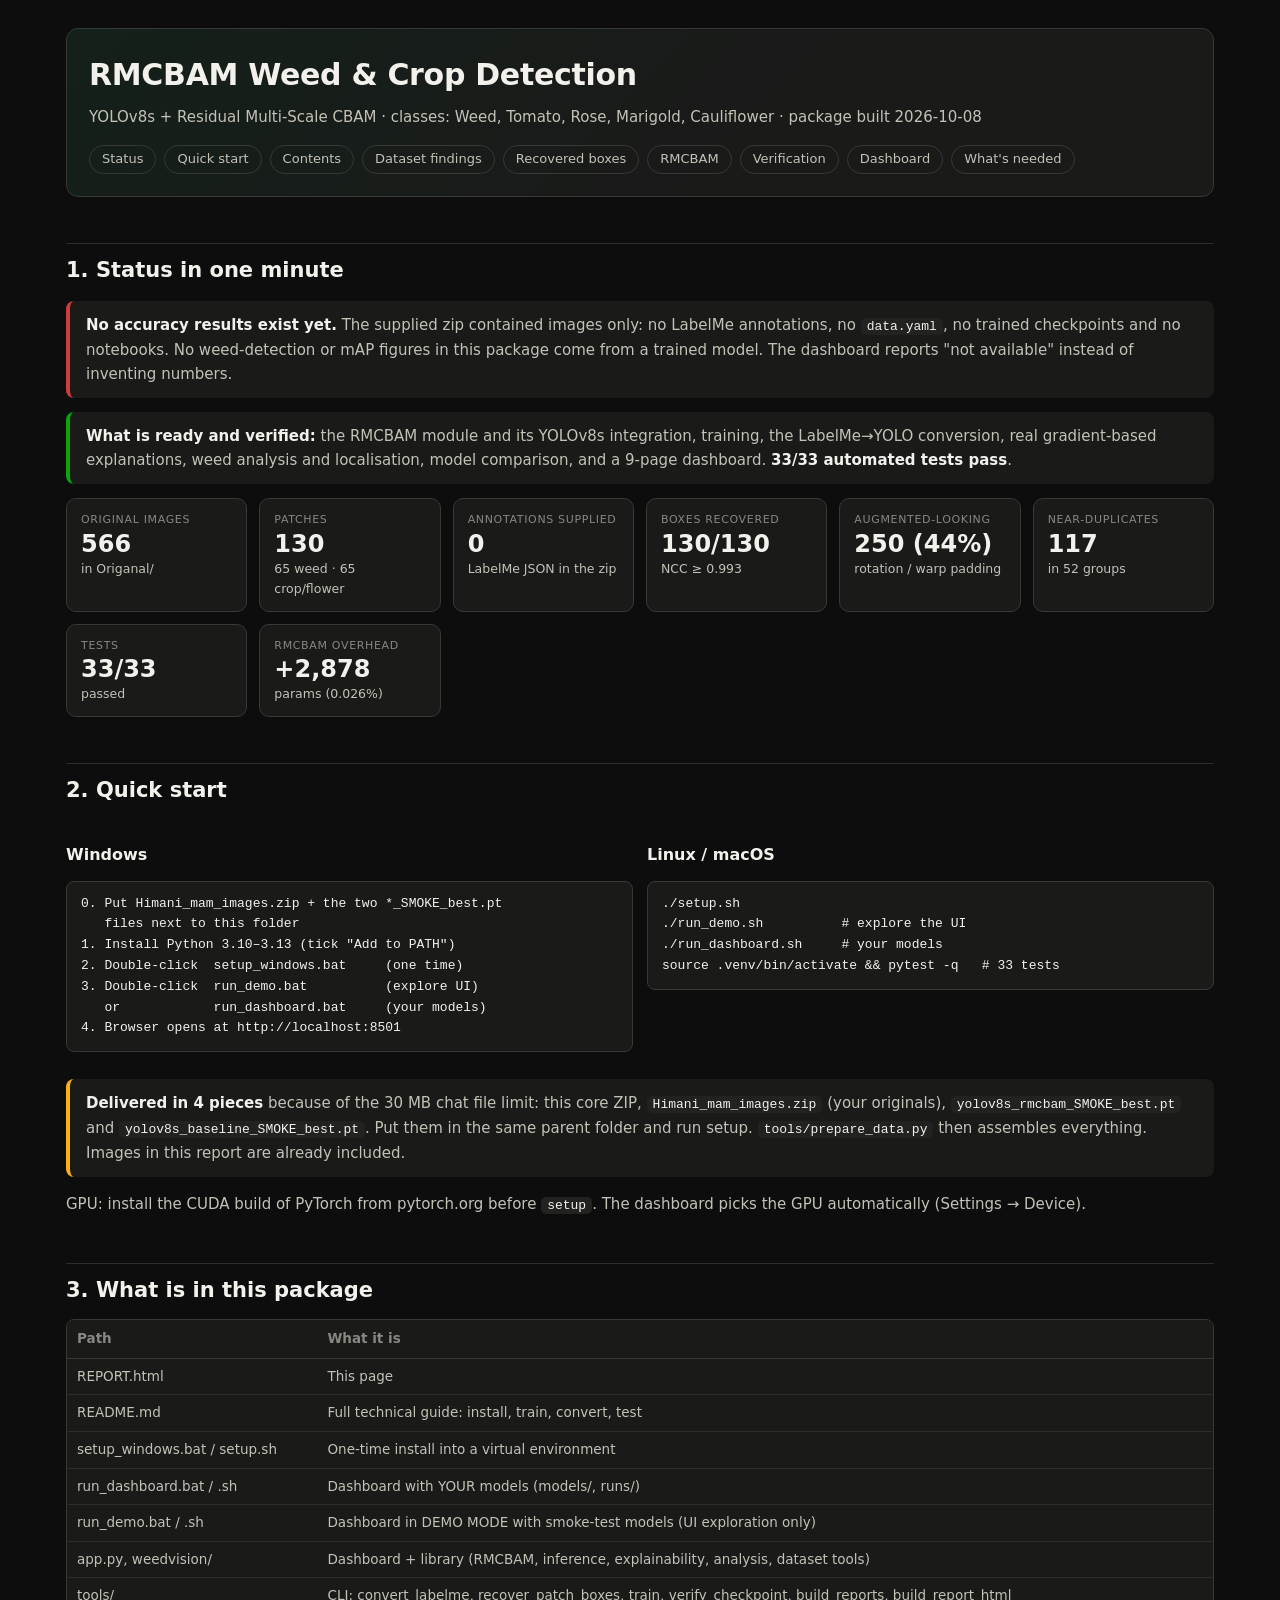
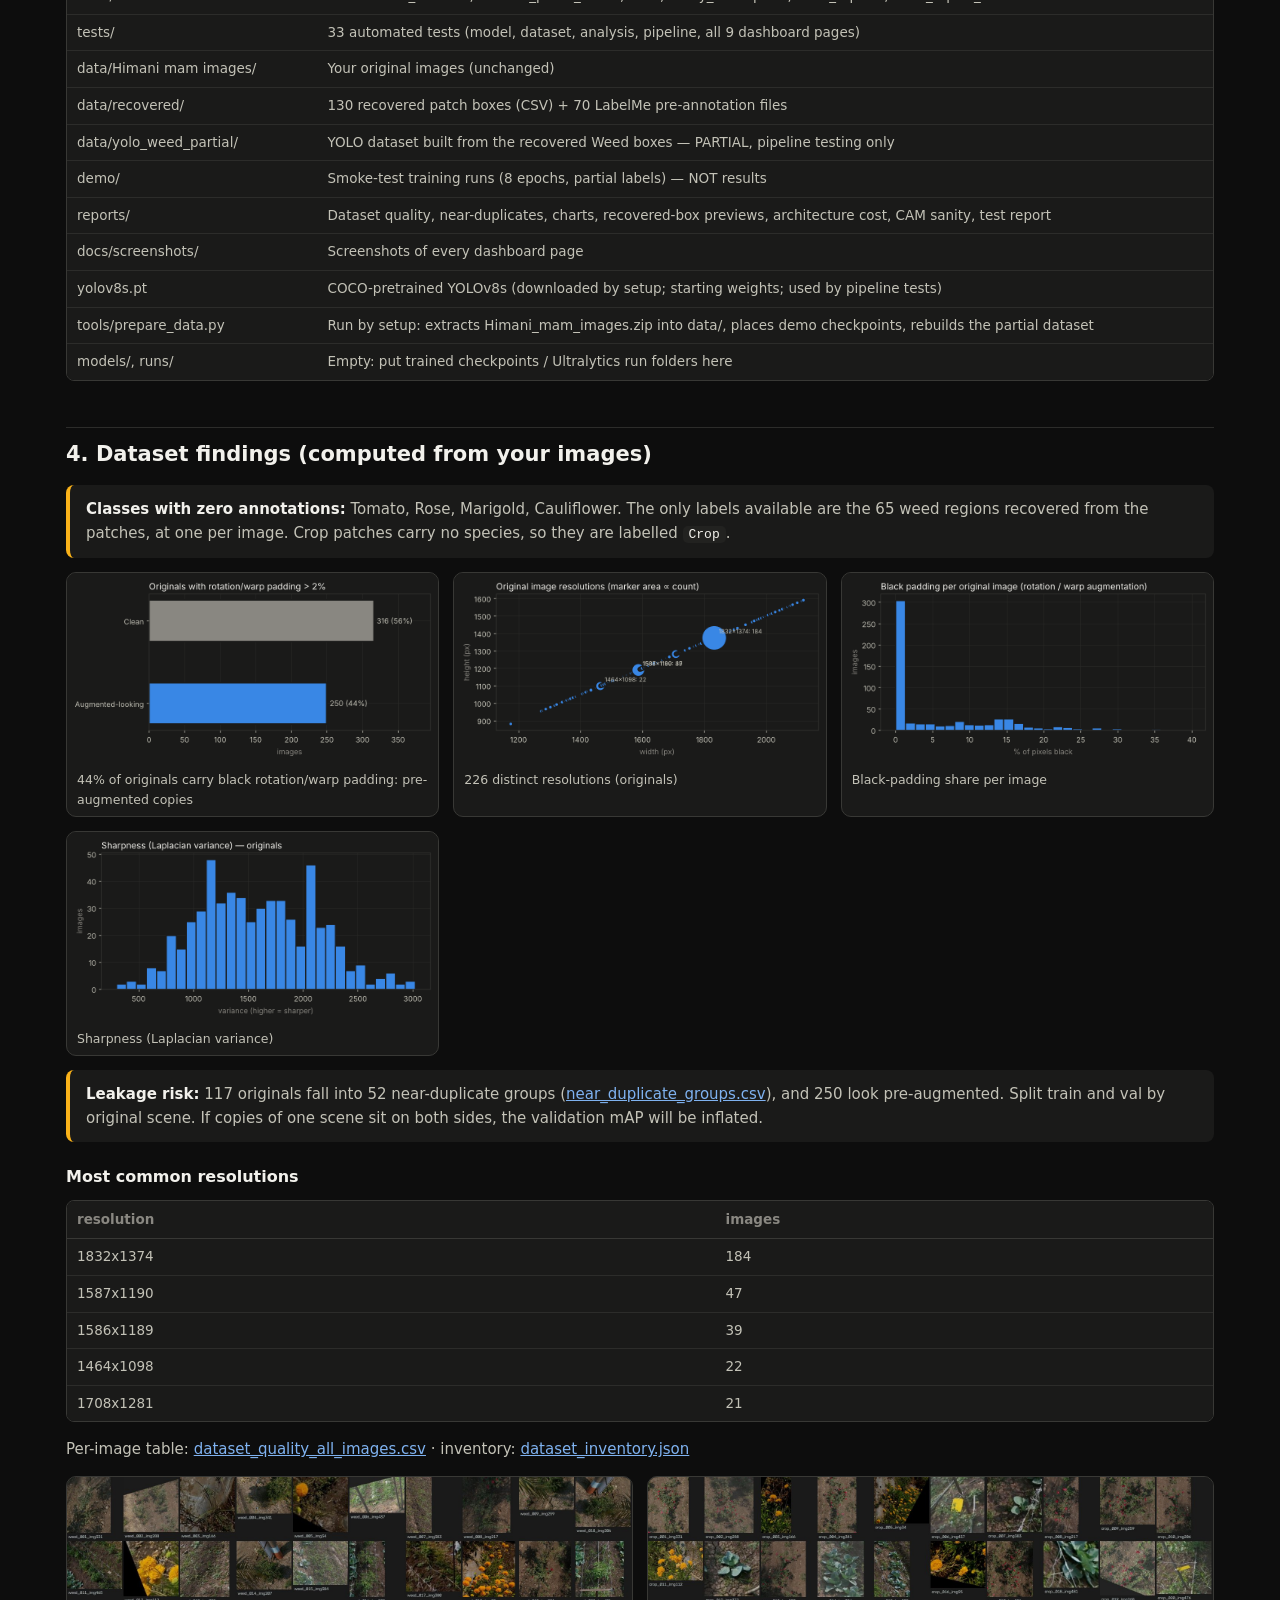
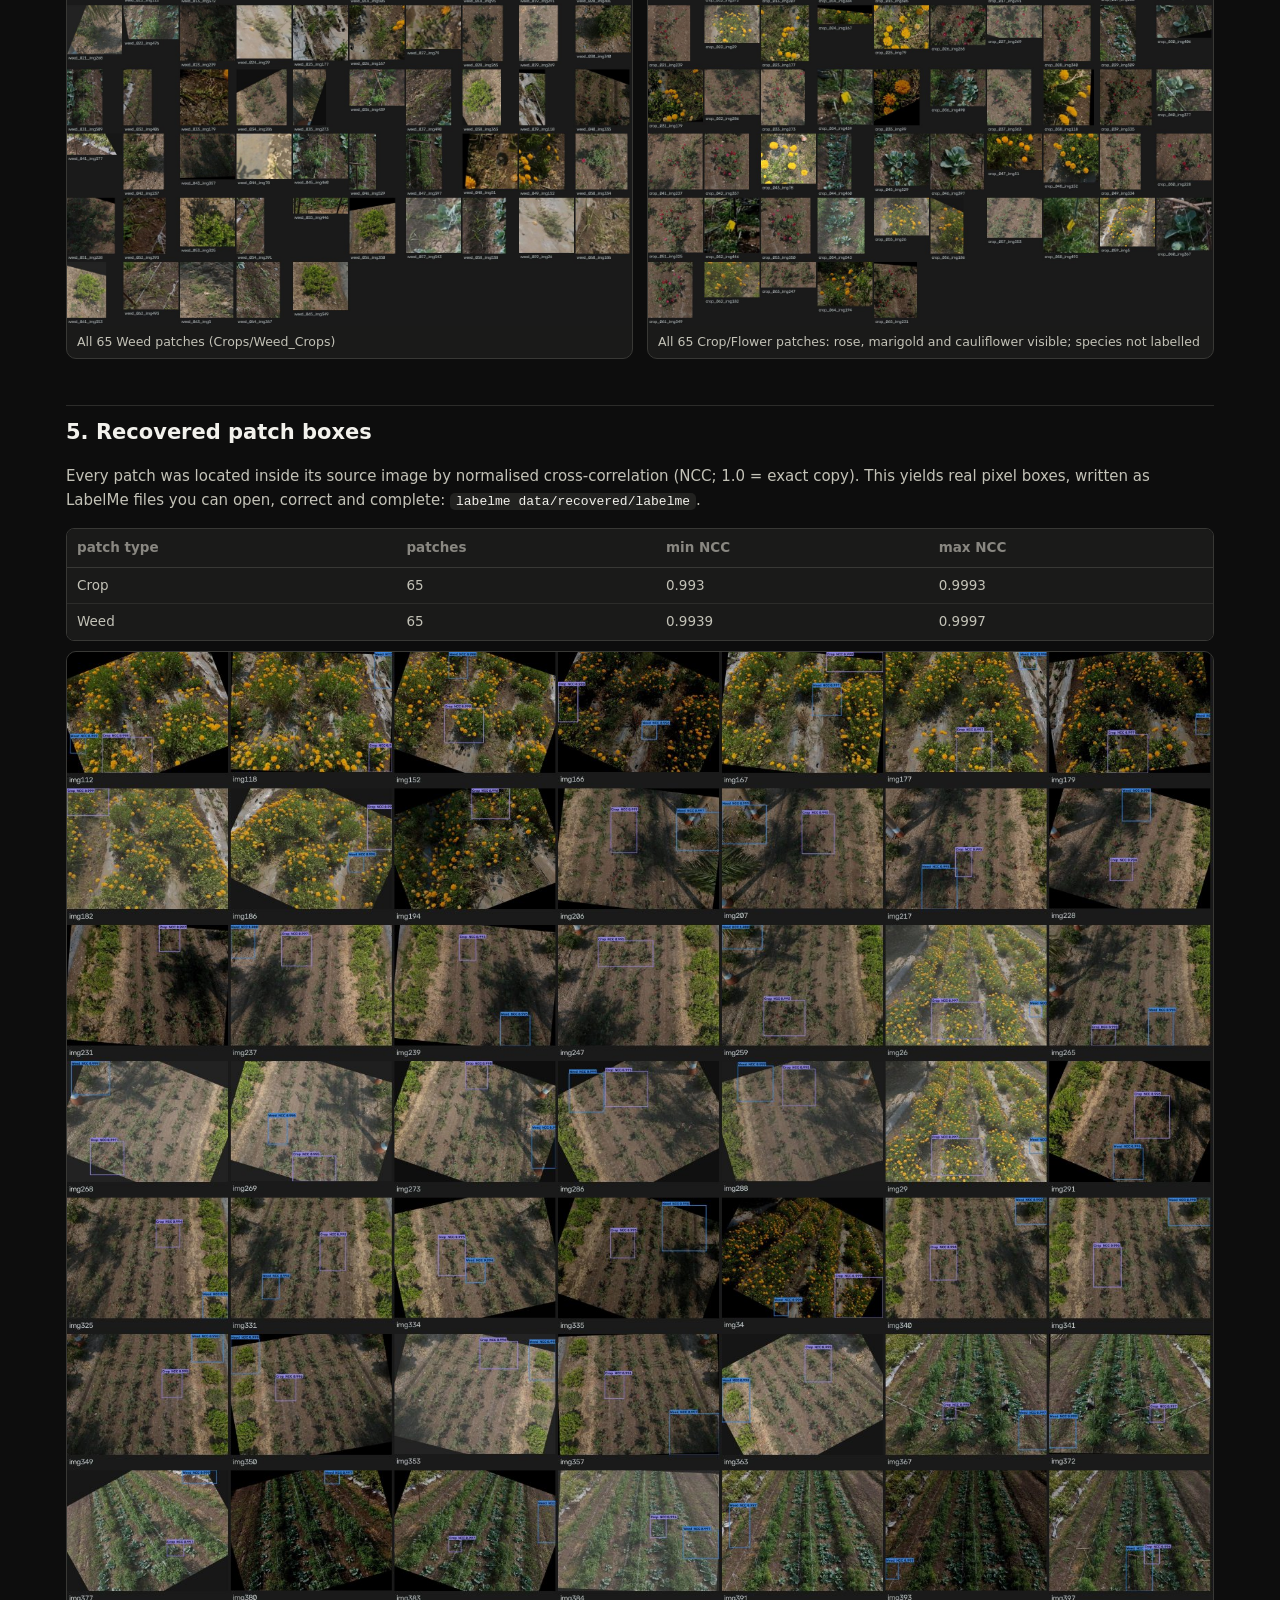
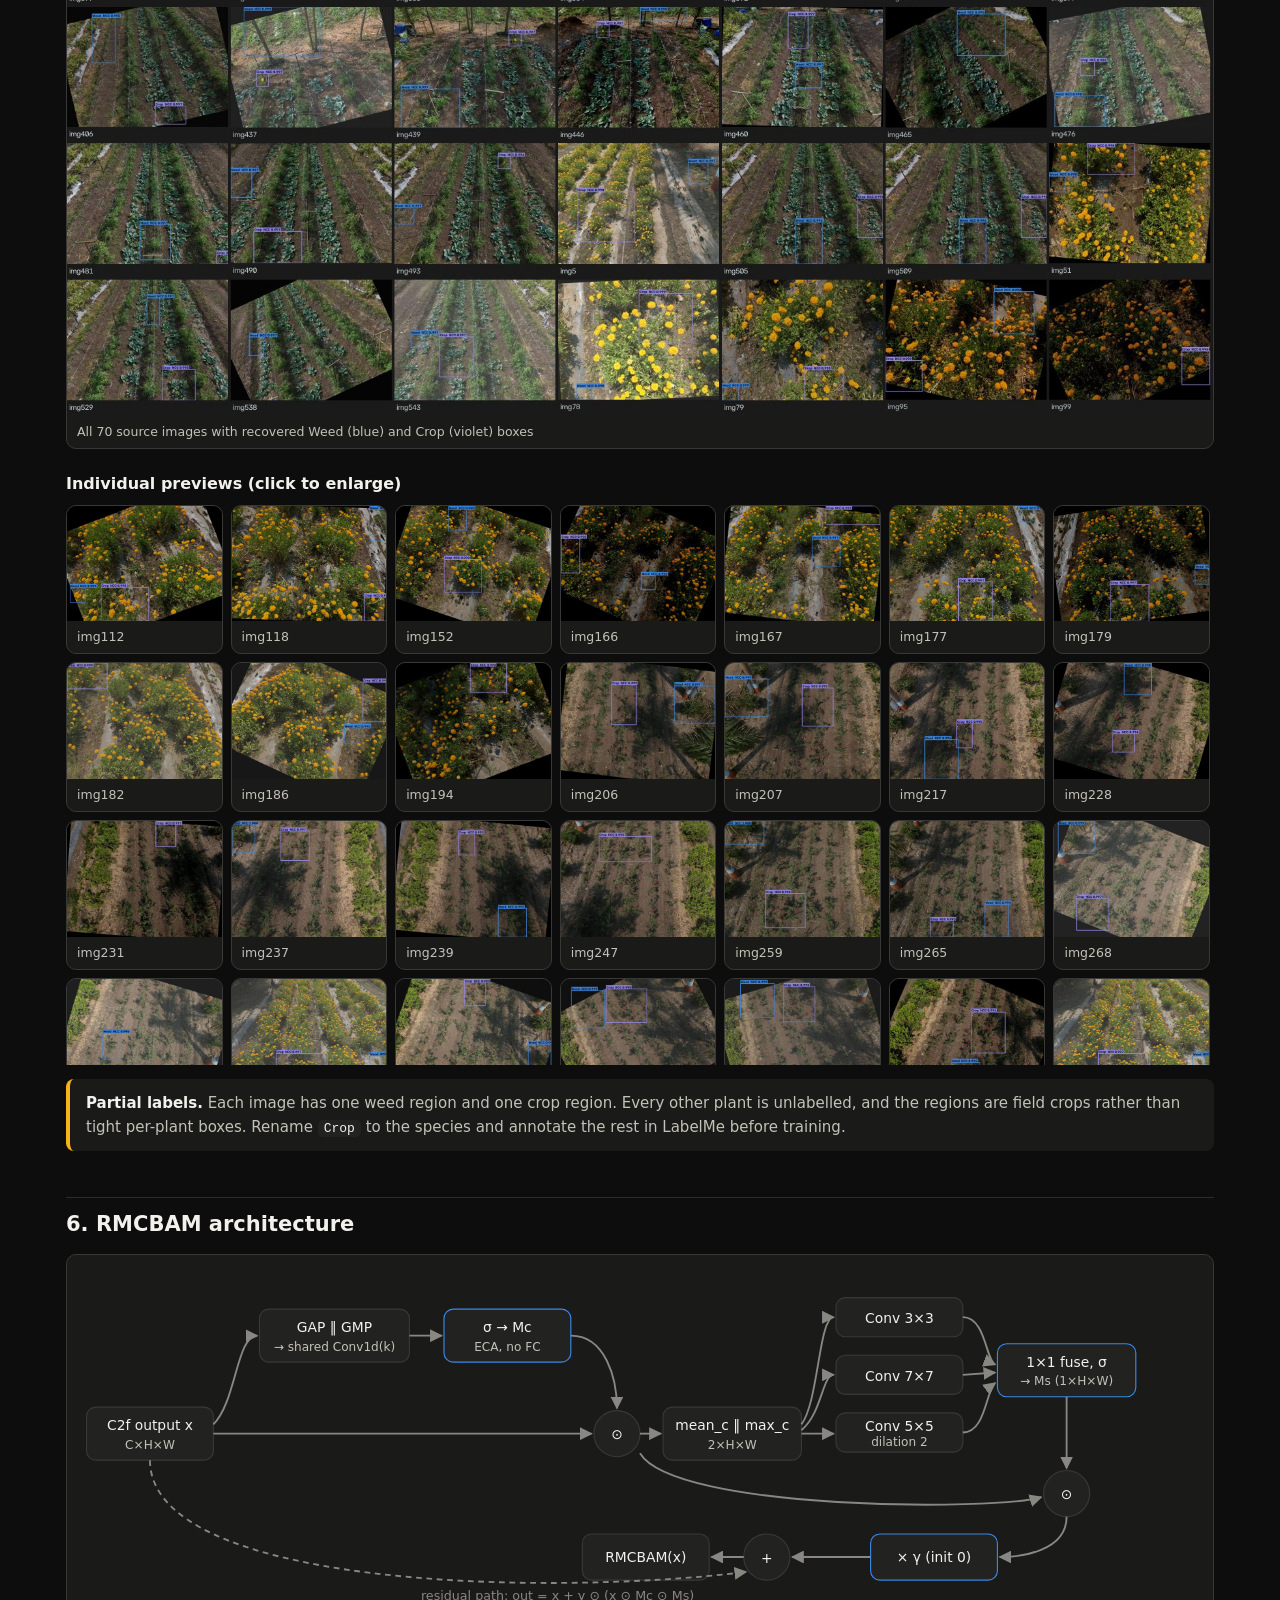
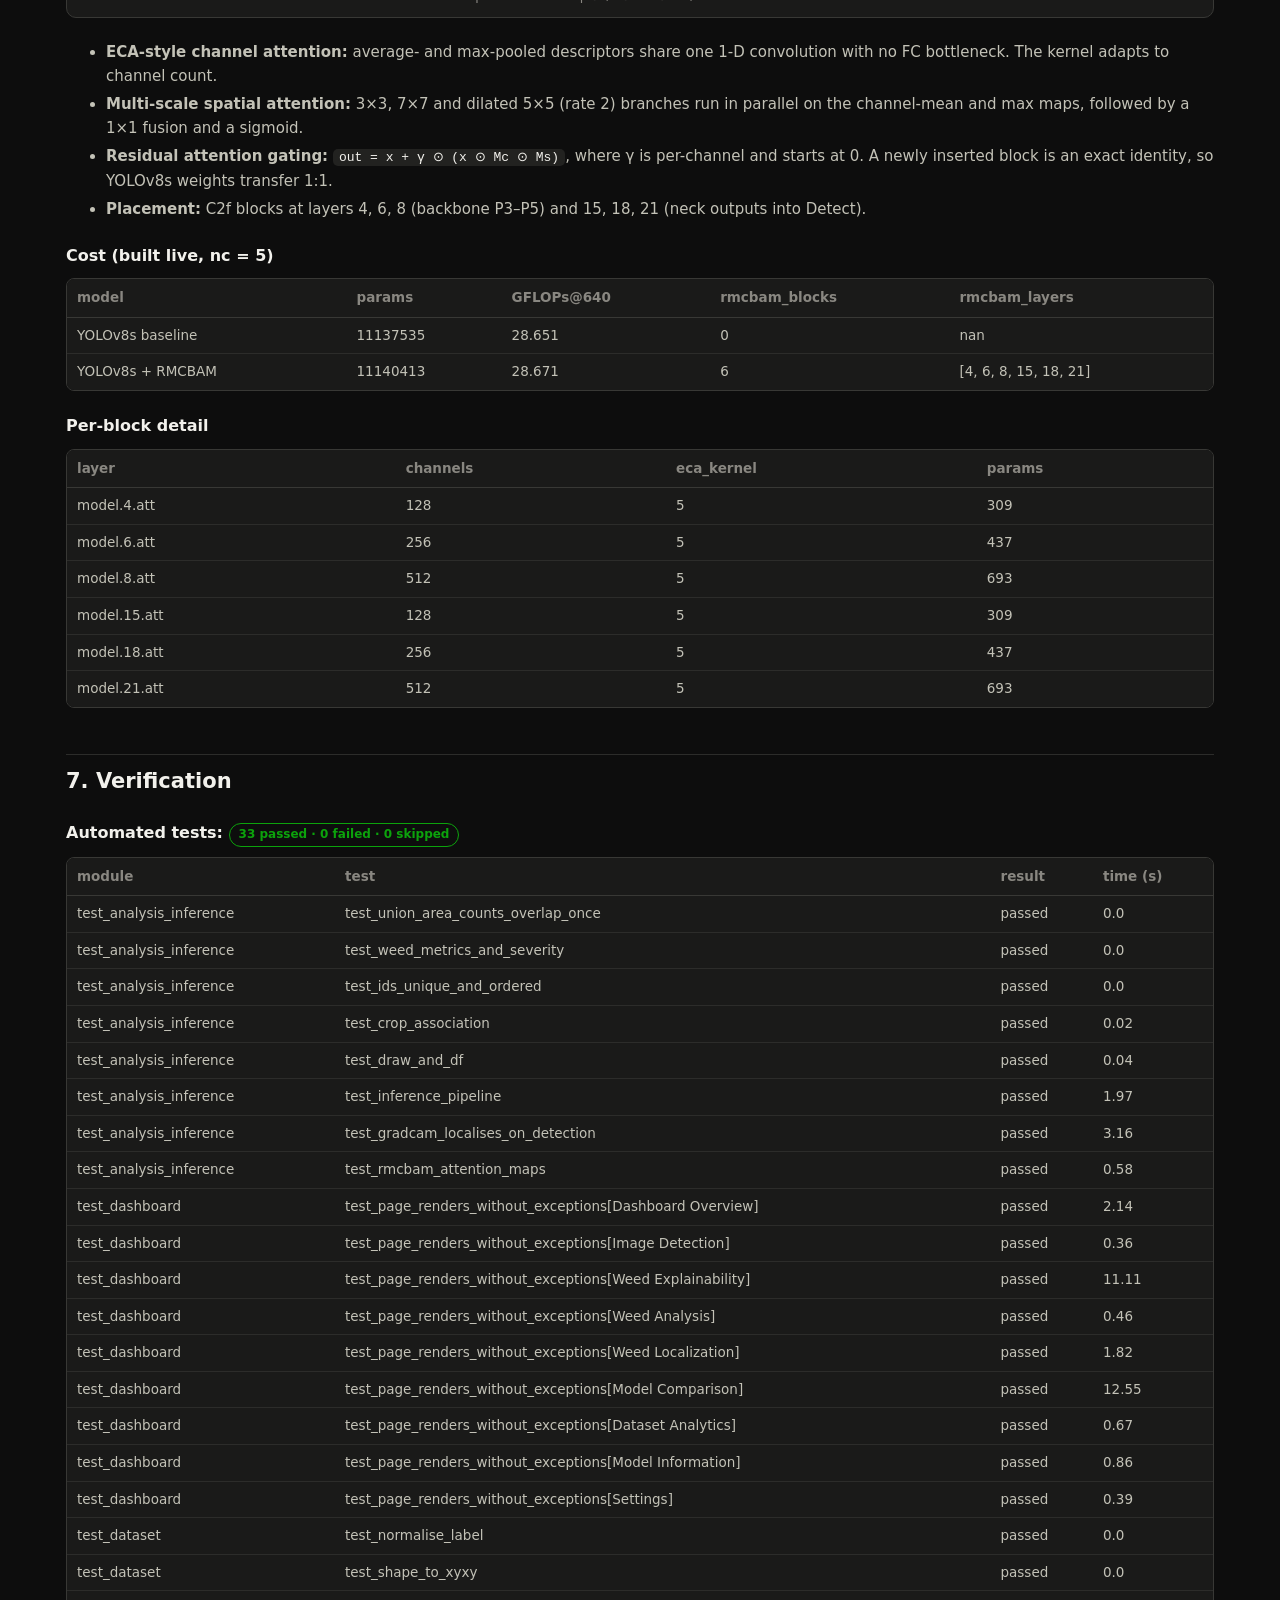
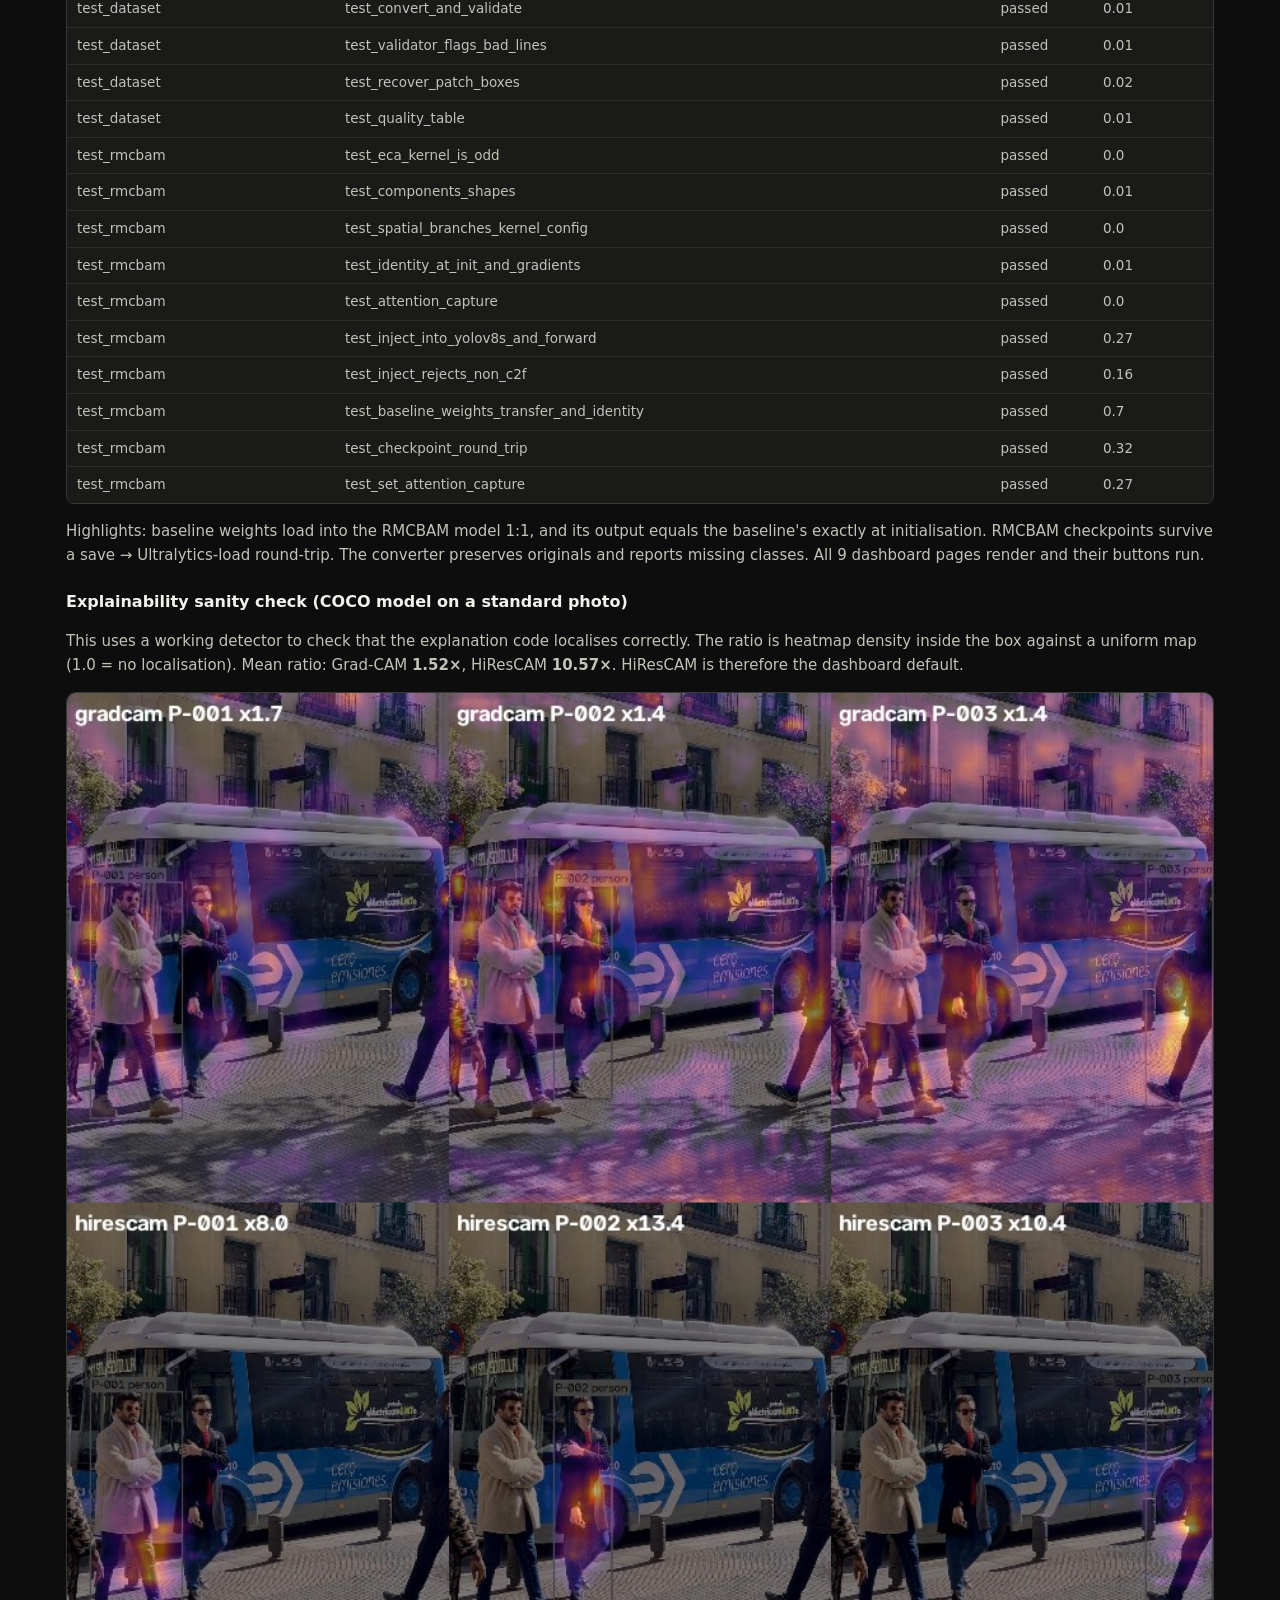
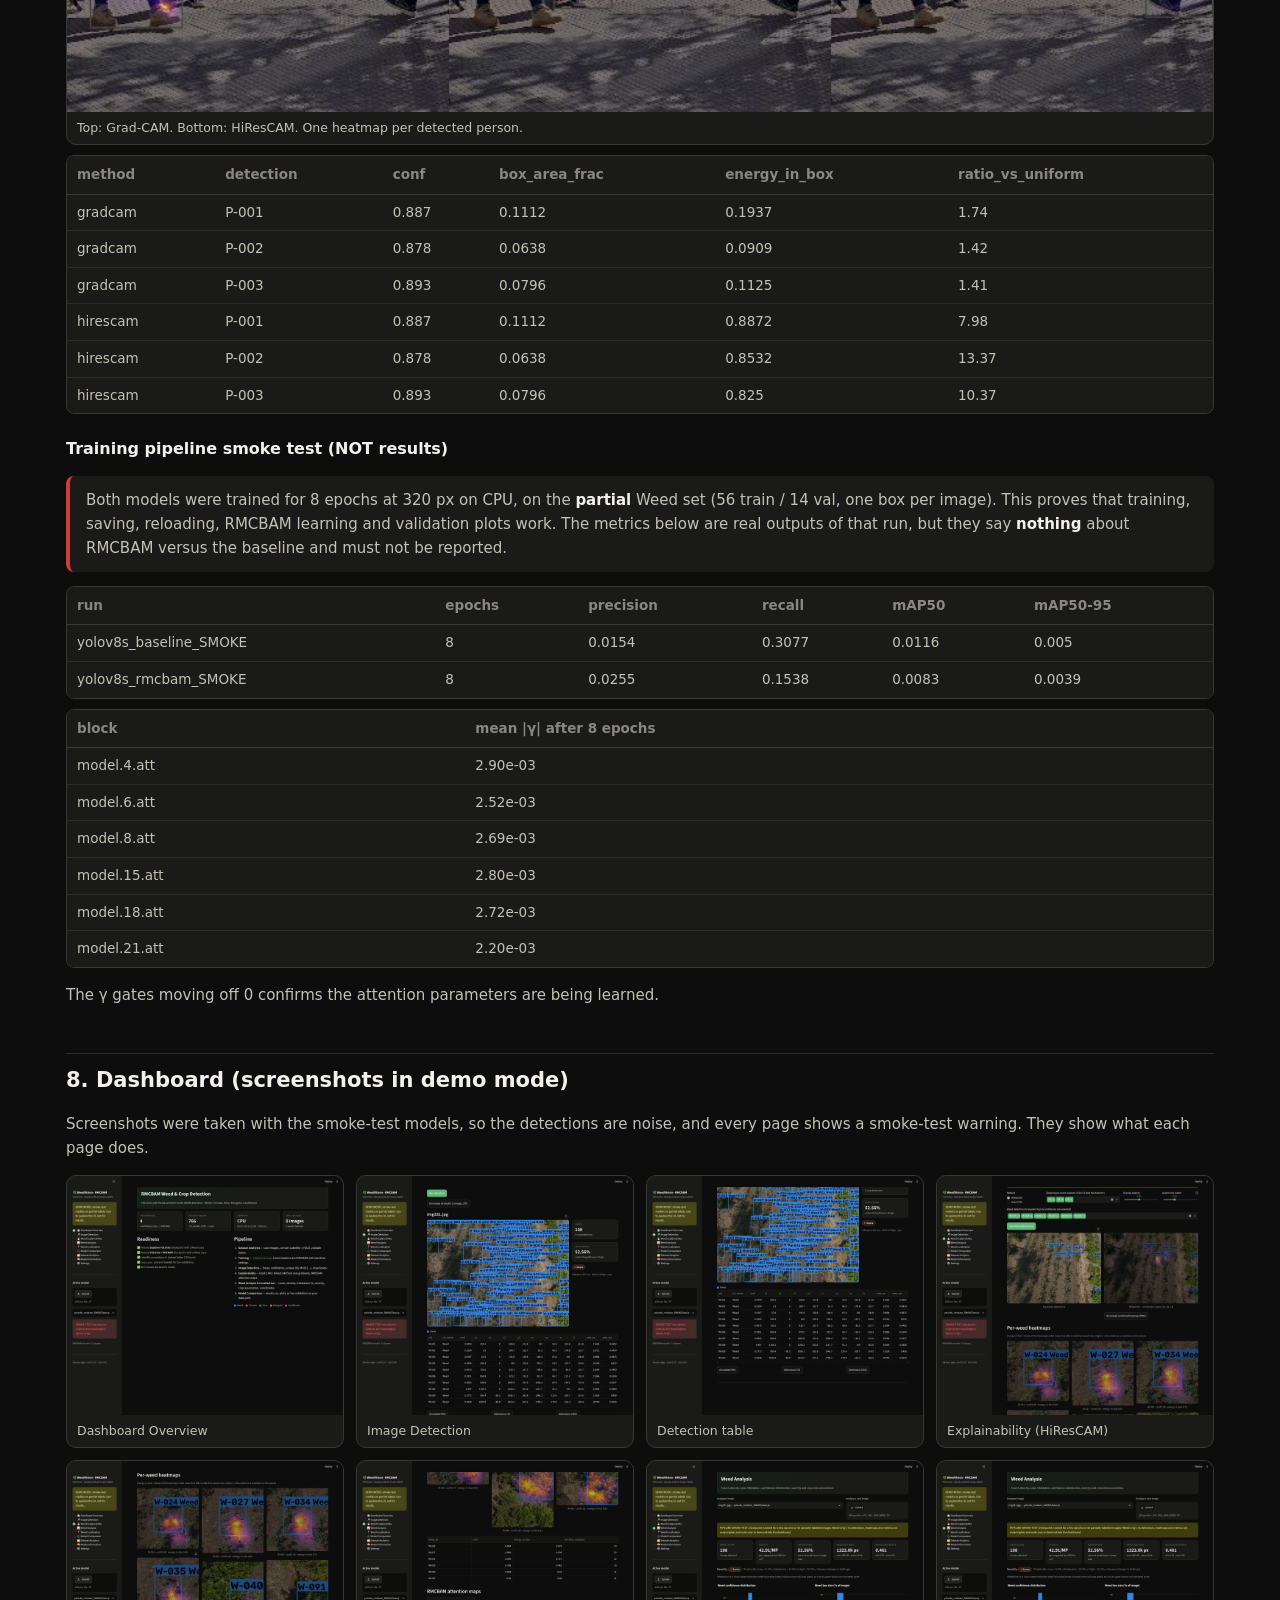
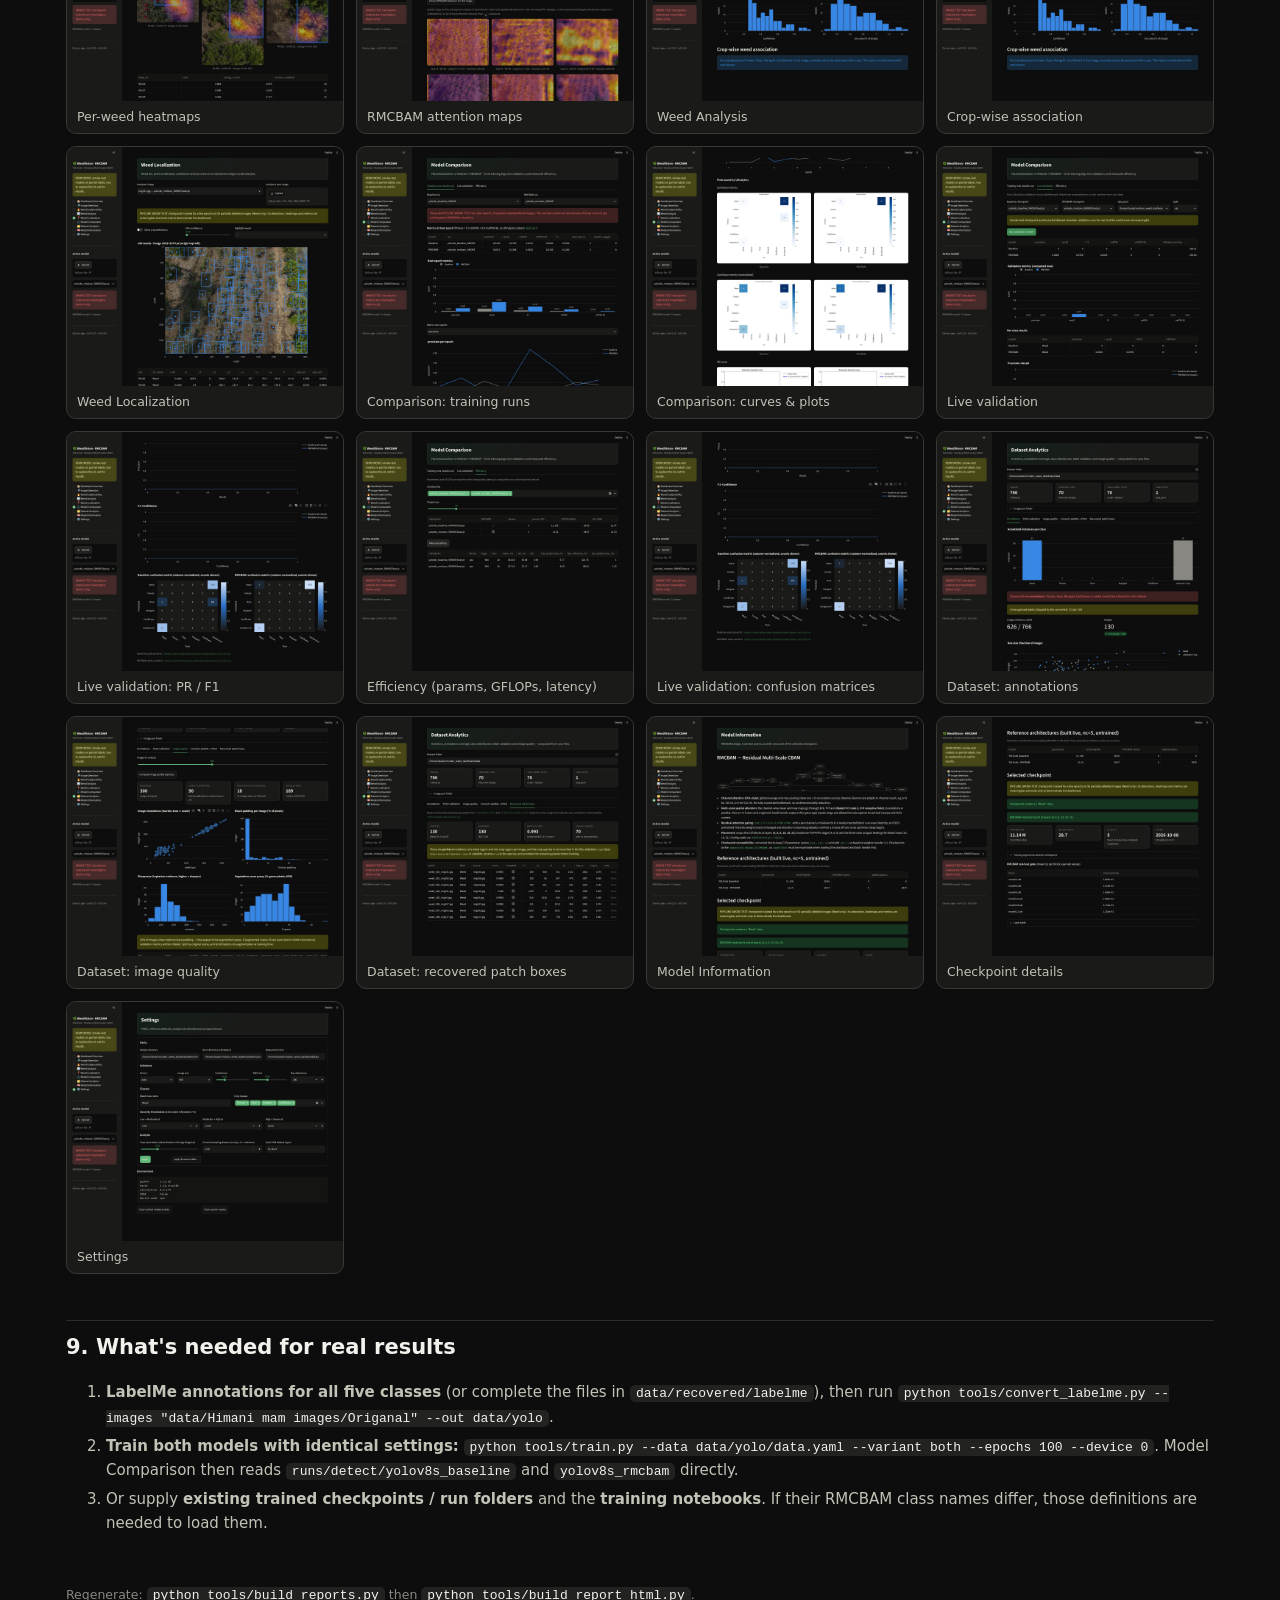
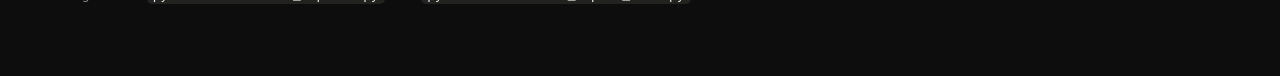
<file: REPORT.html>
<!doctype html>
<html lang="en"><head><meta charset="utf-8"><meta name="viewport" content="width=device-width, initial-scale=1">
<title>RMCBAM Weed Detection — Project Report</title>
<style>
:root { --page:#0d0d0d; --surf:#1a1a19; --surf2:#222220; --ink:#f2f1ec; --ink2:#c3c2b7; --muted:#898781; --grid:#2c2c2a; --axis:#383835;
  --blue:#3987e5; --good:#0ca30c; --warn:#fab219; --serious:#ec835a; --crit:#d03b3b; --brand:#5fb878; }
* { box-sizing:border-box; }
body { margin:0; background:var(--page); color:var(--ink2); font:15px/1.6 Inter, system-ui, -apple-system, "Segoe UI", sans-serif; }
.wrap { max-width:1180px; margin:0 auto; padding:28px 16px 80px; }
h1 { color:var(--ink); font-size:30px; margin:0 0 6px; letter-spacing:-.01em; }
h2 { color:var(--ink); font-size:21px; margin:46px 0 12px; padding-top:10px; border-top:1px solid var(--grid); }
h3 { color:var(--ink); font-size:16px; margin:22px 0 8px; }
a { color:#7fb2f0; } code { background:var(--surf2); padding:1px 6px; border-radius:5px; color:var(--ink); font-size:13px; }
pre { background:var(--surf); border:1px solid var(--axis); border-radius:8px; padding:12px 14px; overflow:auto; color:var(--ink); font-size:13px; }
.hero { border:1px solid var(--axis); border-radius:12px; padding:22px; background:linear-gradient(135deg,#14201a,var(--surf) 60%); }
.hero p { margin:4px 0 0; }
nav.toc { display:flex; flex-wrap:wrap; gap:8px; margin:16px 0 0; }
nav.toc a { text-decoration:none; color:var(--ink2); border:1px solid var(--axis); border-radius:999px; padding:3px 12px; font-size:13px; }
nav.toc a:hover { color:var(--ink); border-color:var(--muted); }
.callout { border-left:4px solid var(--warn); background:var(--surf); border-radius:8px; padding:12px 16px; margin:14px 0; }
.callout.crit { border-color:var(--crit); } .callout.good { border-color:var(--good); }
.callout b { color:var(--ink); }
.kpis { display:grid; grid-template-columns:repeat(auto-fit,minmax(170px,1fr)); gap:12px; margin:14px 0; }
.kpi { background:var(--surf); border:1px solid var(--axis); border-radius:10px; padding:12px 14px; }
.kpi .k { color:var(--muted); font-size:11px; text-transform:uppercase; letter-spacing:.06em; }
.kpi .v { color:var(--ink); font-size:24px; font-weight:650; line-height:1.25; font-variant-numeric:tabular-nums; }
.kpi .s { color:var(--ink2); font-size:12.5px; }
.tw { overflow-x:auto; margin:10px 0; border:1px solid var(--axis); border-radius:8px; }
table { border-collapse:collapse; width:100%; font-size:13.5px; background:var(--surf); }
th { text-align:left; color:var(--muted); font-weight:600; padding:8px 10px; border-bottom:1px solid var(--axis); white-space:nowrap; }
td { padding:7px 10px; border-bottom:1px solid var(--grid); color:var(--ink2); font-variant-numeric:tabular-nums; }
tr:last-child td { border-bottom:0; }
.grid2 { display:grid; grid-template-columns:repeat(auto-fit,minmax(320px,1fr)); gap:14px; }
.gallery { display:grid; grid-template-columns:repeat(auto-fill,minmax(270px,1fr)); gap:12px; }
.thumbs { display:grid; grid-template-columns:repeat(auto-fill,minmax(150px,1fr)); gap:8px; max-height:560px; overflow:auto; padding-right:4px; }
figure { margin:0; background:var(--surf); border:1px solid var(--axis); border-radius:10px; overflow:hidden; }
figure img { display:block; width:100%; height:auto; }
figure.shot img { aspect-ratio:1500/1300; object-fit:cover; object-position:top; }
figure.thumb img { aspect-ratio:4/3; object-fit:cover; }
figcaption { padding:6px 10px; font-size:12.5px; color:var(--ink2); }
.diagram { width:100%; height:auto; background:var(--surf); border:1px solid var(--axis); border-radius:10px; padding:8px; }
.diagram .n { fill:var(--surf2); stroke:var(--axis); } .diagram .acc { stroke:var(--blue); } .diagram .sm { font-size:10.5px; fill:var(--ink2); }
.pill { display:inline-block; padding:1px 9px; border-radius:999px; font-size:12px; font-weight:600; border:1px solid var(--axis); }
.pass { color:var(--good); border-color:var(--good); } .fail { color:var(--crit); border-color:var(--crit); }
ol li, ul li { margin:4px 0; }
footer { margin-top:50px; color:var(--muted); font-size:12.5px; }
@media (max-width:600px) { h1 { font-size:24px; } .kpi .v { font-size:20px; } }
</style></head><body><div class="wrap">

<div class="hero">
  <h1>RMCBAM Weed &amp; Crop Detection</h1>
  <p>YOLOv8s + Residual Multi-Scale CBAM · classes: Weed, Tomato, Rose, Marigold, Cauliflower · package built 2026-10-08</p>
  <nav class="toc">
    <a href="#status">Status</a><a href="#start">Quick start</a><a href="#contents">Contents</a><a href="#data">Dataset findings</a>
    <a href="#recovered">Recovered boxes</a><a href="#arch">RMCBAM</a><a href="#verify">Verification</a><a href="#dash">Dashboard</a><a href="#next">What's needed</a>
  </nav>
</div>

<h2 id="status">1. Status in one minute</h2>
<div class="callout crit"><b>No accuracy results exist yet.</b> The supplied zip contained images only: no LabelMe annotations, no
<code>data.yaml</code>, no trained checkpoints and no notebooks. No weed-detection or mAP figures in this package come from a trained model.
The dashboard reports "not available" instead of inventing numbers.</div>
<div class="callout good"><b>What is ready and verified:</b> the RMCBAM module and its YOLOv8s integration, training, the LabelMe→YOLO conversion,
real gradient-based explanations, weed analysis and localisation, model comparison, and a 9-page dashboard.
<b>33/33 automated tests pass</b>.</div>
<div class="kpis">
 <div class="kpi"><div class="k">Original images</div><div class="v">566</div><div class="s">in Origanal/</div></div>
 <div class="kpi"><div class="k">Patches</div><div class="v">130</div><div class="s">65 weed · 65 crop/flower</div></div>
 <div class="kpi"><div class="k">Annotations supplied</div><div class="v">0</div><div class="s">LabelMe JSON in the zip</div></div>
 <div class="kpi"><div class="k">Boxes recovered</div><div class="v">130/130</div><div class="s">NCC ≥ 0.993</div></div>
 <div class="kpi"><div class="k">Augmented-looking</div><div class="v">250 (44%)</div><div class="s">rotation / warp padding</div></div>
 <div class="kpi"><div class="k">Near-duplicates</div><div class="v">117</div><div class="s">in 52 groups</div></div>
 <div class="kpi"><div class="k">Tests</div><div class="v">33/33</div><div class="s">passed</div></div>
 <div class="kpi"><div class="k">RMCBAM overhead</div><div class="v">+2,878</div><div class="s">params (0.026%)</div></div>
</div>

<h2 id="start">2. Quick start</h2>
<div class="grid2">
<div><h3>Windows</h3><pre>0. Put Himani_mam_images.zip + the two *_SMOKE_best.pt
   files next to this folder
1. Install Python 3.10–3.13 (tick "Add to PATH")
2. Double-click  setup_windows.bat     (one time)
3. Double-click  run_demo.bat          (explore UI)
   or            run_dashboard.bat     (your models)
4. Browser opens at http://localhost:8501</pre></div>
<div><h3>Linux / macOS</h3><pre>./setup.sh
./run_demo.sh          # explore the UI
./run_dashboard.sh     # your models
source .venv/bin/activate && pytest -q   # 33 tests</pre></div>
</div>
<div class="callout"><b>Delivered in 4 pieces</b> because of the 30 MB chat file limit: this core ZIP, <code>Himani_mam_images.zip</code> (your originals),
<code>yolov8s_rmcbam_SMOKE_best.pt</code> and <code>yolov8s_baseline_SMOKE_best.pt</code>. Put them in the same parent folder and run setup.
<code>tools/prepare_data.py</code> then assembles everything. Images in this report are already included.</div>
<p>GPU: install the CUDA build of PyTorch from pytorch.org before <code>setup</code>. The dashboard picks the GPU automatically (Settings → Device).</p>

<h2 id="contents">3. What is in this package</h2>
<div class="tw"><table class=""><thead><tr><th>Path</th><th>What it is</th></tr></thead><tbody><tr><td>REPORT.html</td><td>This page</td></tr><tr><td>README.md</td><td>Full technical guide: install, train, convert, test</td></tr><tr><td>setup_windows.bat / setup.sh</td><td>One-time install into a virtual environment</td></tr><tr><td>run_dashboard.bat / .sh</td><td>Dashboard with YOUR models (models/, runs/)</td></tr><tr><td>run_demo.bat / .sh</td><td>Dashboard in DEMO MODE with smoke-test models (UI exploration only)</td></tr><tr><td>app.py, weedvision/</td><td>Dashboard + library (RMCBAM, inference, explainability, analysis, dataset tools)</td></tr><tr><td>tools/</td><td>CLI: convert_labelme, recover_patch_boxes, train, verify_checkpoint, build_reports, build_report_html</td></tr><tr><td>tests/</td><td>33 automated tests (model, dataset, analysis, pipeline, all 9 dashboard pages)</td></tr><tr><td>data/Himani mam images/</td><td>Your original images (unchanged)</td></tr><tr><td>data/recovered/</td><td>130 recovered patch boxes (CSV) + 70 LabelMe pre-annotation files</td></tr><tr><td>data/yolo_weed_partial/</td><td>YOLO dataset built from the recovered Weed boxes — PARTIAL, pipeline testing only</td></tr><tr><td>demo/</td><td>Smoke-test training runs (8 epochs, partial labels) — NOT results</td></tr><tr><td>reports/</td><td>Dataset quality, near-duplicates, charts, recovered-box previews, architecture cost, CAM sanity, test report</td></tr><tr><td>docs/screenshots/</td><td>Screenshots of every dashboard page</td></tr><tr><td>yolov8s.pt</td><td>COCO-pretrained YOLOv8s (downloaded by setup; starting weights; used by pipeline tests)</td></tr><tr><td>tools/prepare_data.py</td><td>Run by setup: extracts Himani_mam_images.zip into data/, places demo checkpoints, rebuilds the partial dataset</td></tr><tr><td>models/, runs/</td><td>Empty: put trained checkpoints / Ultralytics run folders here</td></tr></tbody></table></div>

<h2 id="data">4. Dataset findings (computed from your images)</h2>
<div class="callout"><b>Classes with zero annotations:</b> Tomato, Rose, Marigold, Cauliflower. The only labels available are the
65 weed regions recovered from the patches, at one per image. Crop patches carry no species, so they are labelled <code>Crop</code>.</div>
<div class="grid2">
 <figure class=""><a href="reports/charts/augmented.png" target="_blank"><img loading="lazy" src="reports/charts/augmented.png" alt="44% of originals carry black rotation/warp padding: pre-augmented copies"></a><figcaption>44% of originals carry black rotation/warp padding: pre-augmented copies</figcaption></figure>
 <figure class=""><a href="reports/charts/resolutions.png" target="_blank"><img loading="lazy" src="reports/charts/resolutions.png" alt="226 distinct resolutions (originals)"></a><figcaption>226 distinct resolutions (originals)</figcaption></figure>
 <figure class=""><a href="reports/charts/padding.png" target="_blank"><img loading="lazy" src="reports/charts/padding.png" alt="Black-padding share per image"></a><figcaption>Black-padding share per image</figcaption></figure>
 <figure class=""><a href="reports/charts/sharpness.png" target="_blank"><img loading="lazy" src="reports/charts/sharpness.png" alt="Sharpness (Laplacian variance)"></a><figcaption>Sharpness (Laplacian variance)</figcaption></figure>
</div>
<div class="callout"><b>Leakage risk:</b> 117 originals fall into 52 near-duplicate groups
(<a href="reports/near_duplicate_groups.csv">near_duplicate_groups.csv</a>), and 250 look pre-augmented.
Split train and val by original scene. If copies of one scene sit on both sides, the validation mAP will be inflated.</div>
<h3>Most common resolutions</h3><div class="tw"><table class=""><thead><tr><th>resolution</th><th>images</th></tr></thead><tbody><tr><td>1832x1374</td><td>184</td></tr><tr><td>1587x1190</td><td>47</td></tr><tr><td>1586x1189</td><td>39</td></tr><tr><td>1464x1098</td><td>22</td></tr><tr><td>1708x1281</td><td>21</td></tr></tbody></table></div>
<p>Per-image table: <a href="reports/dataset_quality_all_images.csv">dataset_quality_all_images.csv</a> · inventory: <a href="reports/dataset_inventory.json">dataset_inventory.json</a></p>
<div class="grid2">
 <figure class=""><a href="reports/patches_weed_contact_sheet.jpg" target="_blank"><img loading="lazy" src="reports/patches_weed_contact_sheet.jpg" alt="All 65 Weed patches (Crops/Weed_Crops)"></a><figcaption>All 65 Weed patches (Crops/Weed_Crops)</figcaption></figure>
 <figure class=""><a href="reports/patches_crop_contact_sheet.jpg" target="_blank"><img loading="lazy" src="reports/patches_crop_contact_sheet.jpg" alt="All 65 Crop/Flower patches: rose, marigold and cauliflower visible; species not labelled"></a><figcaption>All 65 Crop/Flower patches: rose, marigold and cauliflower visible; species not labelled</figcaption></figure>
</div>

<h2 id="recovered">5. Recovered patch boxes</h2>
<p>Every patch was located inside its source image by normalised cross-correlation (NCC; 1.0 = exact copy). This yields
real pixel boxes, written as LabelMe files you can open, correct and complete: <code>labelme data/recovered/labelme</code>.</p>
<div class="tw"><table class=""><thead><tr><th>patch type</th><th>patches</th><th>min NCC</th><th>max NCC</th></tr></thead><tbody><tr><td>Crop</td><td>65</td><td>0.993</td><td>0.9993</td></tr><tr><td>Weed</td><td>65</td><td>0.9939</td><td>0.9997</td></tr></tbody></table></div>
<figure class=""><a href="reports/recovered_boxes_contact_sheet.jpg" target="_blank"><img loading="lazy" src="reports/recovered_boxes_contact_sheet.jpg" alt="All 70 source images with recovered Weed (blue) and Crop (violet) boxes"></a><figcaption>All 70 source images with recovered Weed (blue) and Crop (violet) boxes</figcaption></figure>
<h3>Individual previews (click to enlarge)</h3><div class="thumbs"><figure class="thumb"><a href="reports/recovered_boxes_preview/img112_recovered.jpg" target="_blank"><img loading="lazy" src="reports/recovered_boxes_preview/img112_recovered.jpg" alt="img112"></a><figcaption>img112</figcaption></figure><figure class="thumb"><a href="reports/recovered_boxes_preview/img118_recovered.jpg" target="_blank"><img loading="lazy" src="reports/recovered_boxes_preview/img118_recovered.jpg" alt="img118"></a><figcaption>img118</figcaption></figure><figure class="thumb"><a href="reports/recovered_boxes_preview/img152_recovered.jpg" target="_blank"><img loading="lazy" src="reports/recovered_boxes_preview/img152_recovered.jpg" alt="img152"></a><figcaption>img152</figcaption></figure><figure class="thumb"><a href="reports/recovered_boxes_preview/img166_recovered.jpg" target="_blank"><img loading="lazy" src="reports/recovered_boxes_preview/img166_recovered.jpg" alt="img166"></a><figcaption>img166</figcaption></figure><figure class="thumb"><a href="reports/recovered_boxes_preview/img167_recovered.jpg" target="_blank"><img loading="lazy" src="reports/recovered_boxes_preview/img167_recovered.jpg" alt="img167"></a><figcaption>img167</figcaption></figure><figure class="thumb"><a href="reports/recovered_boxes_preview/img177_recovered.jpg" target="_blank"><img loading="lazy" src="reports/recovered_boxes_preview/img177_recovered.jpg" alt="img177"></a><figcaption>img177</figcaption></figure><figure class="thumb"><a href="reports/recovered_boxes_preview/img179_recovered.jpg" target="_blank"><img loading="lazy" src="reports/recovered_boxes_preview/img179_recovered.jpg" alt="img179"></a><figcaption>img179</figcaption></figure><figure class="thumb"><a href="reports/recovered_boxes_preview/img182_recovered.jpg" target="_blank"><img loading="lazy" src="reports/recovered_boxes_preview/img182_recovered.jpg" alt="img182"></a><figcaption>img182</figcaption></figure><figure class="thumb"><a href="reports/recovered_boxes_preview/img186_recovered.jpg" target="_blank"><img loading="lazy" src="reports/recovered_boxes_preview/img186_recovered.jpg" alt="img186"></a><figcaption>img186</figcaption></figure><figure class="thumb"><a href="reports/recovered_boxes_preview/img194_recovered.jpg" target="_blank"><img loading="lazy" src="reports/recovered_boxes_preview/img194_recovered.jpg" alt="img194"></a><figcaption>img194</figcaption></figure><figure class="thumb"><a href="reports/recovered_boxes_preview/img206_recovered.jpg" target="_blank"><img loading="lazy" src="reports/recovered_boxes_preview/img206_recovered.jpg" alt="img206"></a><figcaption>img206</figcaption></figure><figure class="thumb"><a href="reports/recovered_boxes_preview/img207_recovered.jpg" target="_blank"><img loading="lazy" src="reports/recovered_boxes_preview/img207_recovered.jpg" alt="img207"></a><figcaption>img207</figcaption></figure><figure class="thumb"><a href="reports/recovered_boxes_preview/img217_recovered.jpg" target="_blank"><img loading="lazy" src="reports/recovered_boxes_preview/img217_recovered.jpg" alt="img217"></a><figcaption>img217</figcaption></figure><figure class="thumb"><a href="reports/recovered_boxes_preview/img228_recovered.jpg" target="_blank"><img loading="lazy" src="reports/recovered_boxes_preview/img228_recovered.jpg" alt="img228"></a><figcaption>img228</figcaption></figure><figure class="thumb"><a href="reports/recovered_boxes_preview/img231_recovered.jpg" target="_blank"><img loading="lazy" src="reports/recovered_boxes_preview/img231_recovered.jpg" alt="img231"></a><figcaption>img231</figcaption></figure><figure class="thumb"><a href="reports/recovered_boxes_preview/img237_recovered.jpg" target="_blank"><img loading="lazy" src="reports/recovered_boxes_preview/img237_recovered.jpg" alt="img237"></a><figcaption>img237</figcaption></figure><figure class="thumb"><a href="reports/recovered_boxes_preview/img239_recovered.jpg" target="_blank"><img loading="lazy" src="reports/recovered_boxes_preview/img239_recovered.jpg" alt="img239"></a><figcaption>img239</figcaption></figure><figure class="thumb"><a href="reports/recovered_boxes_preview/img247_recovered.jpg" target="_blank"><img loading="lazy" src="reports/recovered_boxes_preview/img247_recovered.jpg" alt="img247"></a><figcaption>img247</figcaption></figure><figure class="thumb"><a href="reports/recovered_boxes_preview/img259_recovered.jpg" target="_blank"><img loading="lazy" src="reports/recovered_boxes_preview/img259_recovered.jpg" alt="img259"></a><figcaption>img259</figcaption></figure><figure class="thumb"><a href="reports/recovered_boxes_preview/img265_recovered.jpg" target="_blank"><img loading="lazy" src="reports/recovered_boxes_preview/img265_recovered.jpg" alt="img265"></a><figcaption>img265</figcaption></figure><figure class="thumb"><a href="reports/recovered_boxes_preview/img268_recovered.jpg" target="_blank"><img loading="lazy" src="reports/recovered_boxes_preview/img268_recovered.jpg" alt="img268"></a><figcaption>img268</figcaption></figure><figure class="thumb"><a href="reports/recovered_boxes_preview/img269_recovered.jpg" target="_blank"><img loading="lazy" src="reports/recovered_boxes_preview/img269_recovered.jpg" alt="img269"></a><figcaption>img269</figcaption></figure><figure class="thumb"><a href="reports/recovered_boxes_preview/img26_recovered.jpg" target="_blank"><img loading="lazy" src="reports/recovered_boxes_preview/img26_recovered.jpg" alt="img26"></a><figcaption>img26</figcaption></figure><figure class="thumb"><a href="reports/recovered_boxes_preview/img273_recovered.jpg" target="_blank"><img loading="lazy" src="reports/recovered_boxes_preview/img273_recovered.jpg" alt="img273"></a><figcaption>img273</figcaption></figure><figure class="thumb"><a href="reports/recovered_boxes_preview/img286_recovered.jpg" target="_blank"><img loading="lazy" src="reports/recovered_boxes_preview/img286_recovered.jpg" alt="img286"></a><figcaption>img286</figcaption></figure><figure class="thumb"><a href="reports/recovered_boxes_preview/img288_recovered.jpg" target="_blank"><img loading="lazy" src="reports/recovered_boxes_preview/img288_recovered.jpg" alt="img288"></a><figcaption>img288</figcaption></figure><figure class="thumb"><a href="reports/recovered_boxes_preview/img291_recovered.jpg" target="_blank"><img loading="lazy" src="reports/recovered_boxes_preview/img291_recovered.jpg" alt="img291"></a><figcaption>img291</figcaption></figure><figure class="thumb"><a href="reports/recovered_boxes_preview/img29_recovered.jpg" target="_blank"><img loading="lazy" src="reports/recovered_boxes_preview/img29_recovered.jpg" alt="img29"></a><figcaption>img29</figcaption></figure><figure class="thumb"><a href="reports/recovered_boxes_preview/img325_recovered.jpg" target="_blank"><img loading="lazy" src="reports/recovered_boxes_preview/img325_recovered.jpg" alt="img325"></a><figcaption>img325</figcaption></figure><figure class="thumb"><a href="reports/recovered_boxes_preview/img331_recovered.jpg" target="_blank"><img loading="lazy" src="reports/recovered_boxes_preview/img331_recovered.jpg" alt="img331"></a><figcaption>img331</figcaption></figure><figure class="thumb"><a href="reports/recovered_boxes_preview/img334_recovered.jpg" target="_blank"><img loading="lazy" src="reports/recovered_boxes_preview/img334_recovered.jpg" alt="img334"></a><figcaption>img334</figcaption></figure><figure class="thumb"><a href="reports/recovered_boxes_preview/img335_recovered.jpg" target="_blank"><img loading="lazy" src="reports/recovered_boxes_preview/img335_recovered.jpg" alt="img335"></a><figcaption>img335</figcaption></figure><figure class="thumb"><a href="reports/recovered_boxes_preview/img340_recovered.jpg" target="_blank"><img loading="lazy" src="reports/recovered_boxes_preview/img340_recovered.jpg" alt="img340"></a><figcaption>img340</figcaption></figure><figure class="thumb"><a href="reports/recovered_boxes_preview/img341_recovered.jpg" target="_blank"><img loading="lazy" src="reports/recovered_boxes_preview/img341_recovered.jpg" alt="img341"></a><figcaption>img341</figcaption></figure><figure class="thumb"><a href="reports/recovered_boxes_preview/img349_recovered.jpg" target="_blank"><img loading="lazy" src="reports/recovered_boxes_preview/img349_recovered.jpg" alt="img349"></a><figcaption>img349</figcaption></figure><figure class="thumb"><a href="reports/recovered_boxes_preview/img34_recovered.jpg" target="_blank"><img loading="lazy" src="reports/recovered_boxes_preview/img34_recovered.jpg" alt="img34"></a><figcaption>img34</figcaption></figure><figure class="thumb"><a href="reports/recovered_boxes_preview/img350_recovered.jpg" target="_blank"><img loading="lazy" src="reports/recovered_boxes_preview/img350_recovered.jpg" alt="img350"></a><figcaption>img350</figcaption></figure><figure class="thumb"><a href="reports/recovered_boxes_preview/img353_recovered.jpg" target="_blank"><img loading="lazy" src="reports/recovered_boxes_preview/img353_recovered.jpg" alt="img353"></a><figcaption>img353</figcaption></figure><figure class="thumb"><a href="reports/recovered_boxes_preview/img357_recovered.jpg" target="_blank"><img loading="lazy" src="reports/recovered_boxes_preview/img357_recovered.jpg" alt="img357"></a><figcaption>img357</figcaption></figure><figure class="thumb"><a href="reports/recovered_boxes_preview/img363_recovered.jpg" target="_blank"><img loading="lazy" src="reports/recovered_boxes_preview/img363_recovered.jpg" alt="img363"></a><figcaption>img363</figcaption></figure><figure class="thumb"><a href="reports/recovered_boxes_preview/img367_recovered.jpg" target="_blank"><img loading="lazy" src="reports/recovered_boxes_preview/img367_recovered.jpg" alt="img367"></a><figcaption>img367</figcaption></figure><figure class="thumb"><a href="reports/recovered_boxes_preview/img372_recovered.jpg" target="_blank"><img loading="lazy" src="reports/recovered_boxes_preview/img372_recovered.jpg" alt="img372"></a><figcaption>img372</figcaption></figure><figure class="thumb"><a href="reports/recovered_boxes_preview/img377_recovered.jpg" target="_blank"><img loading="lazy" src="reports/recovered_boxes_preview/img377_recovered.jpg" alt="img377"></a><figcaption>img377</figcaption></figure><figure class="thumb"><a href="reports/recovered_boxes_preview/img380_recovered.jpg" target="_blank"><img loading="lazy" src="reports/recovered_boxes_preview/img380_recovered.jpg" alt="img380"></a><figcaption>img380</figcaption></figure><figure class="thumb"><a href="reports/recovered_boxes_preview/img383_recovered.jpg" target="_blank"><img loading="lazy" src="reports/recovered_boxes_preview/img383_recovered.jpg" alt="img383"></a><figcaption>img383</figcaption></figure><figure class="thumb"><a href="reports/recovered_boxes_preview/img384_recovered.jpg" target="_blank"><img loading="lazy" src="reports/recovered_boxes_preview/img384_recovered.jpg" alt="img384"></a><figcaption>img384</figcaption></figure><figure class="thumb"><a href="reports/recovered_boxes_preview/img391_recovered.jpg" target="_blank"><img loading="lazy" src="reports/recovered_boxes_preview/img391_recovered.jpg" alt="img391"></a><figcaption>img391</figcaption></figure><figure class="thumb"><a href="reports/recovered_boxes_preview/img393_recovered.jpg" target="_blank"><img loading="lazy" src="reports/recovered_boxes_preview/img393_recovered.jpg" alt="img393"></a><figcaption>img393</figcaption></figure><figure class="thumb"><a href="reports/recovered_boxes_preview/img397_recovered.jpg" target="_blank"><img loading="lazy" src="reports/recovered_boxes_preview/img397_recovered.jpg" alt="img397"></a><figcaption>img397</figcaption></figure><figure class="thumb"><a href="reports/recovered_boxes_preview/img406_recovered.jpg" target="_blank"><img loading="lazy" src="reports/recovered_boxes_preview/img406_recovered.jpg" alt="img406"></a><figcaption>img406</figcaption></figure><figure class="thumb"><a href="reports/recovered_boxes_preview/img437_recovered.jpg" target="_blank"><img loading="lazy" src="reports/recovered_boxes_preview/img437_recovered.jpg" alt="img437"></a><figcaption>img437</figcaption></figure><figure class="thumb"><a href="reports/recovered_boxes_preview/img439_recovered.jpg" target="_blank"><img loading="lazy" src="reports/recovered_boxes_preview/img439_recovered.jpg" alt="img439"></a><figcaption>img439</figcaption></figure><figure class="thumb"><a href="reports/recovered_boxes_preview/img446_recovered.jpg" target="_blank"><img loading="lazy" src="reports/recovered_boxes_preview/img446_recovered.jpg" alt="img446"></a><figcaption>img446</figcaption></figure><figure class="thumb"><a href="reports/recovered_boxes_preview/img460_recovered.jpg" target="_blank"><img loading="lazy" src="reports/recovered_boxes_preview/img460_recovered.jpg" alt="img460"></a><figcaption>img460</figcaption></figure><figure class="thumb"><a href="reports/recovered_boxes_preview/img465_recovered.jpg" target="_blank"><img loading="lazy" src="reports/recovered_boxes_preview/img465_recovered.jpg" alt="img465"></a><figcaption>img465</figcaption></figure><figure class="thumb"><a href="reports/recovered_boxes_preview/img476_recovered.jpg" target="_blank"><img loading="lazy" src="reports/recovered_boxes_preview/img476_recovered.jpg" alt="img476"></a><figcaption>img476</figcaption></figure><figure class="thumb"><a href="reports/recovered_boxes_preview/img481_recovered.jpg" target="_blank"><img loading="lazy" src="reports/recovered_boxes_preview/img481_recovered.jpg" alt="img481"></a><figcaption>img481</figcaption></figure><figure class="thumb"><a href="reports/recovered_boxes_preview/img490_recovered.jpg" target="_blank"><img loading="lazy" src="reports/recovered_boxes_preview/img490_recovered.jpg" alt="img490"></a><figcaption>img490</figcaption></figure><figure class="thumb"><a href="reports/recovered_boxes_preview/img493_recovered.jpg" target="_blank"><img loading="lazy" src="reports/recovered_boxes_preview/img493_recovered.jpg" alt="img493"></a><figcaption>img493</figcaption></figure><figure class="thumb"><a href="reports/recovered_boxes_preview/img505_recovered.jpg" target="_blank"><img loading="lazy" src="reports/recovered_boxes_preview/img505_recovered.jpg" alt="img505"></a><figcaption>img505</figcaption></figure><figure class="thumb"><a href="reports/recovered_boxes_preview/img509_recovered.jpg" target="_blank"><img loading="lazy" src="reports/recovered_boxes_preview/img509_recovered.jpg" alt="img509"></a><figcaption>img509</figcaption></figure><figure class="thumb"><a href="reports/recovered_boxes_preview/img51_recovered.jpg" target="_blank"><img loading="lazy" src="reports/recovered_boxes_preview/img51_recovered.jpg" alt="img51"></a><figcaption>img51</figcaption></figure><figure class="thumb"><a href="reports/recovered_boxes_preview/img529_recovered.jpg" target="_blank"><img loading="lazy" src="reports/recovered_boxes_preview/img529_recovered.jpg" alt="img529"></a><figcaption>img529</figcaption></figure><figure class="thumb"><a href="reports/recovered_boxes_preview/img538_recovered.jpg" target="_blank"><img loading="lazy" src="reports/recovered_boxes_preview/img538_recovered.jpg" alt="img538"></a><figcaption>img538</figcaption></figure><figure class="thumb"><a href="reports/recovered_boxes_preview/img543_recovered.jpg" target="_blank"><img loading="lazy" src="reports/recovered_boxes_preview/img543_recovered.jpg" alt="img543"></a><figcaption>img543</figcaption></figure><figure class="thumb"><a href="reports/recovered_boxes_preview/img5_recovered.jpg" target="_blank"><img loading="lazy" src="reports/recovered_boxes_preview/img5_recovered.jpg" alt="img5"></a><figcaption>img5</figcaption></figure><figure class="thumb"><a href="reports/recovered_boxes_preview/img78_recovered.jpg" target="_blank"><img loading="lazy" src="reports/recovered_boxes_preview/img78_recovered.jpg" alt="img78"></a><figcaption>img78</figcaption></figure><figure class="thumb"><a href="reports/recovered_boxes_preview/img79_recovered.jpg" target="_blank"><img loading="lazy" src="reports/recovered_boxes_preview/img79_recovered.jpg" alt="img79"></a><figcaption>img79</figcaption></figure><figure class="thumb"><a href="reports/recovered_boxes_preview/img95_recovered.jpg" target="_blank"><img loading="lazy" src="reports/recovered_boxes_preview/img95_recovered.jpg" alt="img95"></a><figcaption>img95</figcaption></figure><figure class="thumb"><a href="reports/recovered_boxes_preview/img99_recovered.jpg" target="_blank"><img loading="lazy" src="reports/recovered_boxes_preview/img99_recovered.jpg" alt="img99"></a><figcaption>img99</figcaption></figure></div>
<div class="callout"><b>Partial labels.</b> Each image has one weed region and one crop region. Every other plant is unlabelled, and the regions are
field crops rather than tight per-plant boxes. Rename <code>Crop</code> to the species and annotate the rest in LabelMe before training.</div>

<h2 id="arch">6. RMCBAM architecture</h2>

<svg viewBox="0 0 980 300" class="diagram" role="img" aria-label="RMCBAM block diagram">
 <defs><marker id="a" viewBox="0 0 10 10" refX="9" refY="5" markerWidth="7" markerHeight="7" orient="auto"><path d="M0,0 L10,5 L0,10 z" fill="var(--muted)"/></marker></defs>
 <g font-size="12" fill="var(--ink)" text-anchor="middle">
  <rect x="10" y="125" width="110" height="46" rx="8" class="n"/><text x="65" y="145">C2f output x</text><text x="65" y="161" class="sm">C×H×W</text>
  <rect x="160" y="40" width="130" height="46" rx="8" class="n"/><text x="225" y="60">GAP ‖ GMP</text><text x="225" y="76" class="sm">→ shared Conv1d(k)</text>
  <rect x="320" y="40" width="110" height="46" rx="8" class="n acc"/><text x="375" y="60">σ → Mc</text><text x="375" y="76" class="sm">ECA, no FC</text>
  <circle cx="470" cy="148" r="20" class="n"/><text x="470" y="153">⊙</text>
  <rect x="510" y="125" width="120" height="46" rx="8" class="n"/><text x="570" y="145">mean_c ‖ max_c</text><text x="570" y="161" class="sm">2×H×W</text>
  <rect x="660" y="30" width="110" height="34" rx="8" class="n"/><text x="715" y="52">Conv 3×3</text>
  <rect x="660" y="80" width="110" height="34" rx="8" class="n"/><text x="715" y="102">Conv 7×7</text>
  <rect x="660" y="130" width="110" height="34" rx="8" class="n"/><text x="715" y="146">Conv 5×5</text><text x="715" y="159" class="sm">dilation 2</text>
  <rect x="800" y="70" width="120" height="46" rx="8" class="n acc"/><text x="860" y="90">1×1 fuse, σ</text><text x="860" y="106" class="sm">→ Ms (1×H×W)</text>
  <circle cx="860" cy="200" r="20" class="n"/><text x="860" y="205">⊙</text>
  <rect x="690" y="235" width="110" height="40" rx="8" class="n acc"/><text x="745" y="259">× γ (init 0)</text>
  <circle cx="600" cy="255" r="20" class="n"/><text x="600" y="260">+</text>
  <rect x="440" y="235" width="110" height="40" rx="8" class="n"/><text x="495" y="259">RMCBAM(x)</text>
 </g>
 <g stroke="var(--muted)" stroke-width="1.6" fill="none" marker-end="url(#a)">
  <path d="M120,140 C140,120 140,63 158,63"/><path d="M290,63 L318,63"/><path d="M430,63 C460,63 470,100 470,126"/>
  <path d="M120,148 L448,148"/><path d="M490,148 L508,148"/>
  <path d="M630,140 C645,120 645,47 658,47"/><path d="M630,145 C648,130 648,97 658,97"/><path d="M630,148 L658,148"/>
  <path d="M770,47 C790,47 790,85 798,88"/><path d="M770,97 L798,95"/><path d="M770,147 C790,147 790,110 798,104"/>
  <path d="M860,116 L860,178"/><path d="M490,165 C520,215 800,215 838,203"/>
  <path d="M860,220 C860,250 820,255 802,255"/><path d="M690,255 L622,255"/><path d="M580,255 L552,255"/>
  <path d="M65,171 C65,280 400,290 582,268" stroke-dasharray="5 4"/>
 </g>
 <text x="300" y="292" font-size="11" fill="var(--muted)">residual path: out = x + γ ⊙ (x ⊙ Mc ⊙ Ms)</text>
</svg>
<ul>
<li><b>ECA-style channel attention:</b> average- and max-pooled descriptors share one 1-D convolution with no FC bottleneck. The kernel adapts to channel count.</li>
<li><b>Multi-scale spatial attention:</b> 3×3, 7×7 and dilated 5×5 (rate 2) branches run in parallel on the channel-mean and max maps, followed by a 1×1 fusion and a sigmoid.</li>
<li><b>Residual attention gating:</b> <code>out = x + γ ⊙ (x ⊙ Mc ⊙ Ms)</code>, where γ is per-channel and starts at 0. A newly inserted block is an exact identity, so YOLOv8s weights transfer 1:1.</li>
<li><b>Placement:</b> C2f blocks at layers 4, 6, 8 (backbone P3–P5) and 15, 18, 21 (neck outputs into Detect).</li>
</ul>
<h3>Cost (built live, nc = 5)</h3><div class="tw"><table class=""><thead><tr><th>model</th><th>params</th><th>GFLOPs@640</th><th>rmcbam_blocks</th><th>rmcbam_layers</th></tr></thead><tbody><tr><td>YOLOv8s baseline</td><td>11137535</td><td>28.651</td><td>0</td><td>nan</td></tr><tr><td>YOLOv8s + RMCBAM</td><td>11140413</td><td>28.671</td><td>6</td><td>[4, 6, 8, 15, 18, 21]</td></tr></tbody></table></div>
<h3>Per-block detail</h3><div class="tw"><table class=""><thead><tr><th>layer</th><th>channels</th><th>eca_kernel</th><th>params</th></tr></thead><tbody><tr><td>model.4.att</td><td>128</td><td>5</td><td>309</td></tr><tr><td>model.6.att</td><td>256</td><td>5</td><td>437</td></tr><tr><td>model.8.att</td><td>512</td><td>5</td><td>693</td></tr><tr><td>model.15.att</td><td>128</td><td>5</td><td>309</td></tr><tr><td>model.18.att</td><td>256</td><td>5</td><td>437</td></tr><tr><td>model.21.att</td><td>512</td><td>5</td><td>693</td></tr></tbody></table></div>

<h2 id="verify">7. Verification</h2>
<h3>Automated tests: <span class="pill pass">33 passed · 0 failed · 0 skipped</span></h3>
<div class="tw"><table class=""><thead><tr><th>module</th><th>test</th><th>result</th><th>time (s)</th></tr></thead><tbody><tr><td>test_analysis_inference</td><td>test_union_area_counts_overlap_once</td><td>passed</td><td>0.0</td></tr><tr><td>test_analysis_inference</td><td>test_weed_metrics_and_severity</td><td>passed</td><td>0.0</td></tr><tr><td>test_analysis_inference</td><td>test_ids_unique_and_ordered</td><td>passed</td><td>0.0</td></tr><tr><td>test_analysis_inference</td><td>test_crop_association</td><td>passed</td><td>0.02</td></tr><tr><td>test_analysis_inference</td><td>test_draw_and_df</td><td>passed</td><td>0.04</td></tr><tr><td>test_analysis_inference</td><td>test_inference_pipeline</td><td>passed</td><td>1.97</td></tr><tr><td>test_analysis_inference</td><td>test_gradcam_localises_on_detection</td><td>passed</td><td>3.16</td></tr><tr><td>test_analysis_inference</td><td>test_rmcbam_attention_maps</td><td>passed</td><td>0.58</td></tr><tr><td>test_dashboard</td><td>test_page_renders_without_exceptions[Dashboard Overview]</td><td>passed</td><td>2.14</td></tr><tr><td>test_dashboard</td><td>test_page_renders_without_exceptions[Image Detection]</td><td>passed</td><td>0.36</td></tr><tr><td>test_dashboard</td><td>test_page_renders_without_exceptions[Weed Explainability]</td><td>passed</td><td>11.11</td></tr><tr><td>test_dashboard</td><td>test_page_renders_without_exceptions[Weed Analysis]</td><td>passed</td><td>0.46</td></tr><tr><td>test_dashboard</td><td>test_page_renders_without_exceptions[Weed Localization]</td><td>passed</td><td>1.82</td></tr><tr><td>test_dashboard</td><td>test_page_renders_without_exceptions[Model Comparison]</td><td>passed</td><td>12.55</td></tr><tr><td>test_dashboard</td><td>test_page_renders_without_exceptions[Dataset Analytics]</td><td>passed</td><td>0.67</td></tr><tr><td>test_dashboard</td><td>test_page_renders_without_exceptions[Model Information]</td><td>passed</td><td>0.86</td></tr><tr><td>test_dashboard</td><td>test_page_renders_without_exceptions[Settings]</td><td>passed</td><td>0.39</td></tr><tr><td>test_dataset</td><td>test_normalise_label</td><td>passed</td><td>0.0</td></tr><tr><td>test_dataset</td><td>test_shape_to_xyxy</td><td>passed</td><td>0.0</td></tr><tr><td>test_dataset</td><td>test_convert_and_validate</td><td>passed</td><td>0.01</td></tr><tr><td>test_dataset</td><td>test_validator_flags_bad_lines</td><td>passed</td><td>0.01</td></tr><tr><td>test_dataset</td><td>test_recover_patch_boxes</td><td>passed</td><td>0.02</td></tr><tr><td>test_dataset</td><td>test_quality_table</td><td>passed</td><td>0.01</td></tr><tr><td>test_rmcbam</td><td>test_eca_kernel_is_odd</td><td>passed</td><td>0.0</td></tr><tr><td>test_rmcbam</td><td>test_components_shapes</td><td>passed</td><td>0.01</td></tr><tr><td>test_rmcbam</td><td>test_spatial_branches_kernel_config</td><td>passed</td><td>0.0</td></tr><tr><td>test_rmcbam</td><td>test_identity_at_init_and_gradients</td><td>passed</td><td>0.01</td></tr><tr><td>test_rmcbam</td><td>test_attention_capture</td><td>passed</td><td>0.0</td></tr><tr><td>test_rmcbam</td><td>test_inject_into_yolov8s_and_forward</td><td>passed</td><td>0.27</td></tr><tr><td>test_rmcbam</td><td>test_inject_rejects_non_c2f</td><td>passed</td><td>0.16</td></tr><tr><td>test_rmcbam</td><td>test_baseline_weights_transfer_and_identity</td><td>passed</td><td>0.7</td></tr><tr><td>test_rmcbam</td><td>test_checkpoint_round_trip</td><td>passed</td><td>0.32</td></tr><tr><td>test_rmcbam</td><td>test_set_attention_capture</td><td>passed</td><td>0.27</td></tr></tbody></table></div>
<p>Highlights: baseline weights load into the RMCBAM model 1:1, and its output equals the baseline's exactly at initialisation. RMCBAM checkpoints
survive a save → Ultralytics-load round-trip. The converter preserves originals and reports missing classes. All 9 dashboard pages render and their buttons run.</p>

<h3>Explainability sanity check (COCO model on a standard photo)</h3>
<p>This uses a working detector to check that the explanation code localises correctly. The ratio is heatmap density inside the box against a uniform map (1.0 = no localisation).
Mean ratio: Grad-CAM <b>1.52×</b>, HiResCAM <b>10.57×</b>. HiResCAM is therefore the dashboard default.</p>
<figure class=""><a href="reports/explainability_sanity/gradcam_vs_hirescam_bus.jpg" target="_blank"><img loading="lazy" src="reports/explainability_sanity/gradcam_vs_hirescam_bus.jpg" alt="Top: Grad-CAM. Bottom: HiResCAM. One heatmap per detected person."></a><figcaption>Top: Grad-CAM. Bottom: HiResCAM. One heatmap per detected person.</figcaption></figure>
<div class="tw"><table class=""><thead><tr><th>method</th><th>detection</th><th>conf</th><th>box_area_frac</th><th>energy_in_box</th><th>ratio_vs_uniform</th></tr></thead><tbody><tr><td>gradcam</td><td>P-001</td><td>0.887</td><td>0.1112</td><td>0.1937</td><td>1.74</td></tr><tr><td>gradcam</td><td>P-002</td><td>0.878</td><td>0.0638</td><td>0.0909</td><td>1.42</td></tr><tr><td>gradcam</td><td>P-003</td><td>0.893</td><td>0.0796</td><td>0.1125</td><td>1.41</td></tr><tr><td>hirescam</td><td>P-001</td><td>0.887</td><td>0.1112</td><td>0.8872</td><td>7.98</td></tr><tr><td>hirescam</td><td>P-002</td><td>0.878</td><td>0.0638</td><td>0.8532</td><td>13.37</td></tr><tr><td>hirescam</td><td>P-003</td><td>0.893</td><td>0.0796</td><td>0.825</td><td>10.37</td></tr></tbody></table></div>

<h3>Training pipeline smoke test (NOT results)</h3>
<div class="callout crit">Both models were trained for 8 epochs at 320 px on CPU, on the <b>partial</b> Weed set (56 train / 14 val, one box per image).
This proves that training, saving, reloading, RMCBAM learning and validation plots work. The metrics below are real outputs of that run,
but they say <b>nothing</b> about RMCBAM versus the baseline and must not be reported.</div>
<div class="tw"><table class=""><thead><tr><th>run</th><th>epochs</th><th>precision</th><th>recall</th><th>mAP50</th><th>mAP50-95</th></tr></thead><tbody><tr><td>yolov8s_baseline_SMOKE</td><td>8</td><td>0.0154</td><td>0.3077</td><td>0.0116</td><td>0.005</td></tr><tr><td>yolov8s_rmcbam_SMOKE</td><td>8</td><td>0.0255</td><td>0.1538</td><td>0.0083</td><td>0.0039</td></tr></tbody></table></div>
<div class="tw"><table class=""><thead><tr><th>block</th><th>mean |γ| after 8 epochs</th></tr></thead><tbody><tr><td>model.4.att</td><td>2.90e-03</td></tr><tr><td>model.6.att</td><td>2.52e-03</td></tr><tr><td>model.8.att</td><td>2.69e-03</td></tr><tr><td>model.15.att</td><td>2.80e-03</td></tr><tr><td>model.18.att</td><td>2.72e-03</td></tr><tr><td>model.21.att</td><td>2.20e-03</td></tr></tbody></table></div>
<p>The γ gates moving off 0 confirms the attention parameters are being learned.</p>

<h2 id="dash">8. Dashboard (screenshots in demo mode)</h2>
<p>Screenshots were taken with the smoke-test models, so the detections are noise, and every page shows a smoke-test warning. They show what each page does.</p>
<div class="gallery"><figure class="shot"><a href="docs/screenshots/01_overview.jpg" target="_blank"><img loading="lazy" src="docs/screenshots/01_overview.jpg" alt="Dashboard Overview"></a><figcaption>Dashboard Overview</figcaption></figure><figure class="shot"><a href="docs/screenshots/02_image_detection.jpg" target="_blank"><img loading="lazy" src="docs/screenshots/02_image_detection.jpg" alt="Image Detection"></a><figcaption>Image Detection</figcaption></figure><figure class="shot"><a href="docs/screenshots/02b_detection_table.jpg" target="_blank"><img loading="lazy" src="docs/screenshots/02b_detection_table.jpg" alt="Detection table"></a><figcaption>Detection table</figcaption></figure><figure class="shot"><a href="docs/screenshots/03_explainability_hirescam.jpg" target="_blank"><img loading="lazy" src="docs/screenshots/03_explainability_hirescam.jpg" alt="Explainability (HiResCAM)"></a><figcaption>Explainability (HiResCAM)</figcaption></figure><figure class="shot"><a href="docs/screenshots/03b_per_weed_heatmaps.jpg" target="_blank"><img loading="lazy" src="docs/screenshots/03b_per_weed_heatmaps.jpg" alt="Per-weed heatmaps"></a><figcaption>Per-weed heatmaps</figcaption></figure><figure class="shot"><a href="docs/screenshots/03c_rmcbam_attention.jpg" target="_blank"><img loading="lazy" src="docs/screenshots/03c_rmcbam_attention.jpg" alt="RMCBAM attention maps"></a><figcaption>RMCBAM attention maps</figcaption></figure><figure class="shot"><a href="docs/screenshots/04_weed_analysis.jpg" target="_blank"><img loading="lazy" src="docs/screenshots/04_weed_analysis.jpg" alt="Weed Analysis"></a><figcaption>Weed Analysis</figcaption></figure><figure class="shot"><a href="docs/screenshots/04b_crop_association.jpg" target="_blank"><img loading="lazy" src="docs/screenshots/04b_crop_association.jpg" alt="Crop-wise association"></a><figcaption>Crop-wise association</figcaption></figure><figure class="shot"><a href="docs/screenshots/05_localization.jpg" target="_blank"><img loading="lazy" src="docs/screenshots/05_localization.jpg" alt="Weed Localization"></a><figcaption>Weed Localization</figcaption></figure><figure class="shot"><a href="docs/screenshots/06_comparison_training_runs.jpg" target="_blank"><img loading="lazy" src="docs/screenshots/06_comparison_training_runs.jpg" alt="Comparison: training runs"></a><figcaption>Comparison: training runs</figcaption></figure><figure class="shot"><a href="docs/screenshots/06b_comparison_curves.jpg" target="_blank"><img loading="lazy" src="docs/screenshots/06b_comparison_curves.jpg" alt="Comparison: curves &amp; plots"></a><figcaption>Comparison: curves &amp; plots</figcaption></figure><figure class="shot"><a href="docs/screenshots/06c_live_validation.jpg" target="_blank"><img loading="lazy" src="docs/screenshots/06c_live_validation.jpg" alt="Live validation"></a><figcaption>Live validation</figcaption></figure><figure class="shot"><a href="docs/screenshots/06d_live_validation_curves_cm.jpg" target="_blank"><img loading="lazy" src="docs/screenshots/06d_live_validation_curves_cm.jpg" alt="Live validation: PR / F1"></a><figcaption>Live validation: PR / F1</figcaption></figure><figure class="shot"><a href="docs/screenshots/06e_efficiency.jpg" target="_blank"><img loading="lazy" src="docs/screenshots/06e_efficiency.jpg" alt="Efficiency (params, GFLOPs, latency)"></a><figcaption>Efficiency (params, GFLOPs, latency)</figcaption></figure><figure class="shot"><a href="docs/screenshots/06f_live_validation_confusion.jpg" target="_blank"><img loading="lazy" src="docs/screenshots/06f_live_validation_confusion.jpg" alt="Live validation: confusion matrices"></a><figcaption>Live validation: confusion matrices</figcaption></figure><figure class="shot"><a href="docs/screenshots/07_dataset_annotations.jpg" target="_blank"><img loading="lazy" src="docs/screenshots/07_dataset_annotations.jpg" alt="Dataset: annotations"></a><figcaption>Dataset: annotations</figcaption></figure><figure class="shot"><a href="docs/screenshots/07b_dataset_quality.jpg" target="_blank"><img loading="lazy" src="docs/screenshots/07b_dataset_quality.jpg" alt="Dataset: image quality"></a><figcaption>Dataset: image quality</figcaption></figure><figure class="shot"><a href="docs/screenshots/07c_recovered_boxes.jpg" target="_blank"><img loading="lazy" src="docs/screenshots/07c_recovered_boxes.jpg" alt="Dataset: recovered patch boxes"></a><figcaption>Dataset: recovered patch boxes</figcaption></figure><figure class="shot"><a href="docs/screenshots/08_model_information.jpg" target="_blank"><img loading="lazy" src="docs/screenshots/08_model_information.jpg" alt="Model Information"></a><figcaption>Model Information</figcaption></figure><figure class="shot"><a href="docs/screenshots/08b_checkpoint_details.jpg" target="_blank"><img loading="lazy" src="docs/screenshots/08b_checkpoint_details.jpg" alt="Checkpoint details"></a><figcaption>Checkpoint details</figcaption></figure><figure class="shot"><a href="docs/screenshots/09_settings.jpg" target="_blank"><img loading="lazy" src="docs/screenshots/09_settings.jpg" alt="Settings"></a><figcaption>Settings</figcaption></figure></div>

<h2 id="next">9. What's needed for real results</h2>
<ol>
<li><b>LabelMe annotations for all five classes</b> (or complete the files in <code>data/recovered/labelme</code>), then run
<code>python tools/convert_labelme.py --images "data/Himani mam images/Origanal" --out data/yolo</code>.</li>
<li><b>Train both models with identical settings:</b> <code>python tools/train.py --data data/yolo/data.yaml --variant both --epochs 100 --device 0</code>.
Model Comparison then reads <code>runs/detect/yolov8s_baseline</code> and <code>yolov8s_rmcbam</code> directly.</li>
<li>Or supply <b>existing trained checkpoints / run folders</b> and the <b>training notebooks</b>. If their RMCBAM class names differ, those definitions are needed to load them.</li>
</ol>
<footer>Regenerate: <code>python tools/build_reports.py</code> then <code>python tools/build_report_html.py</code>.</footer>
</div></body></html>
</file>
